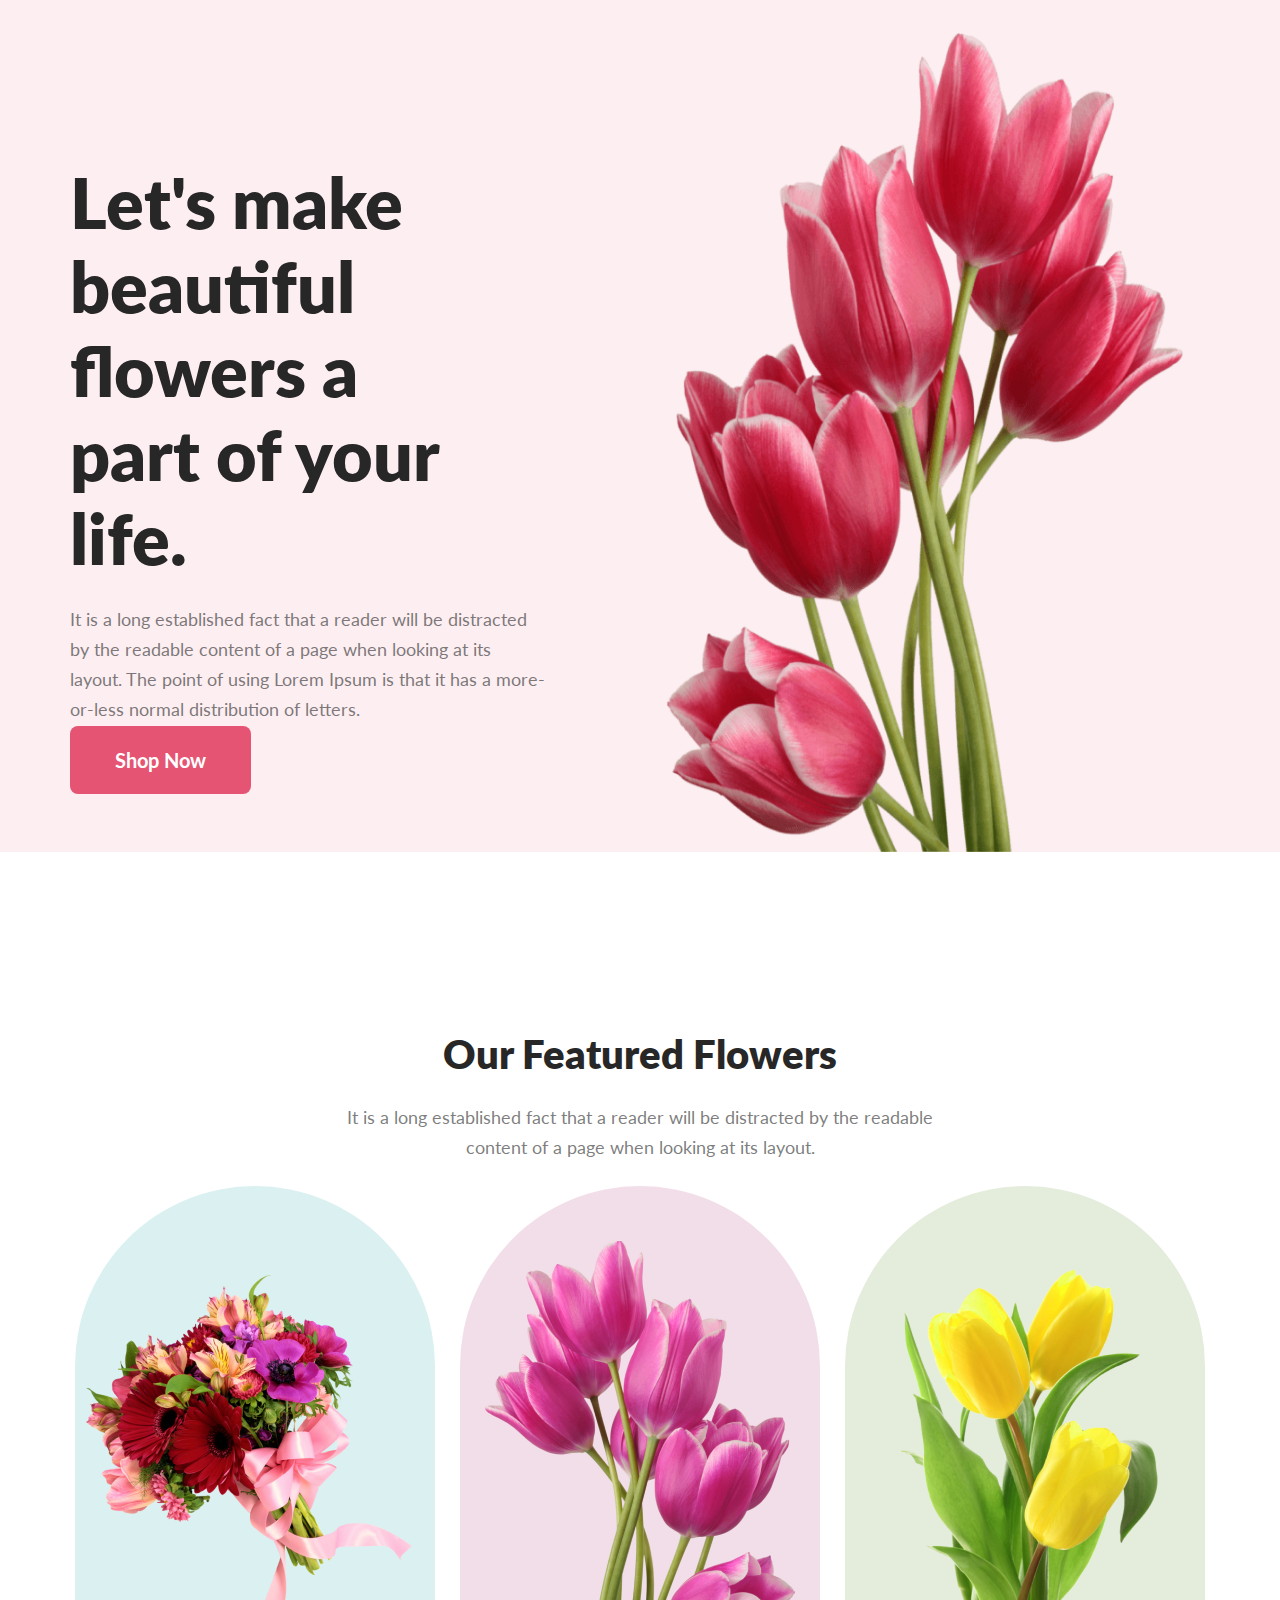
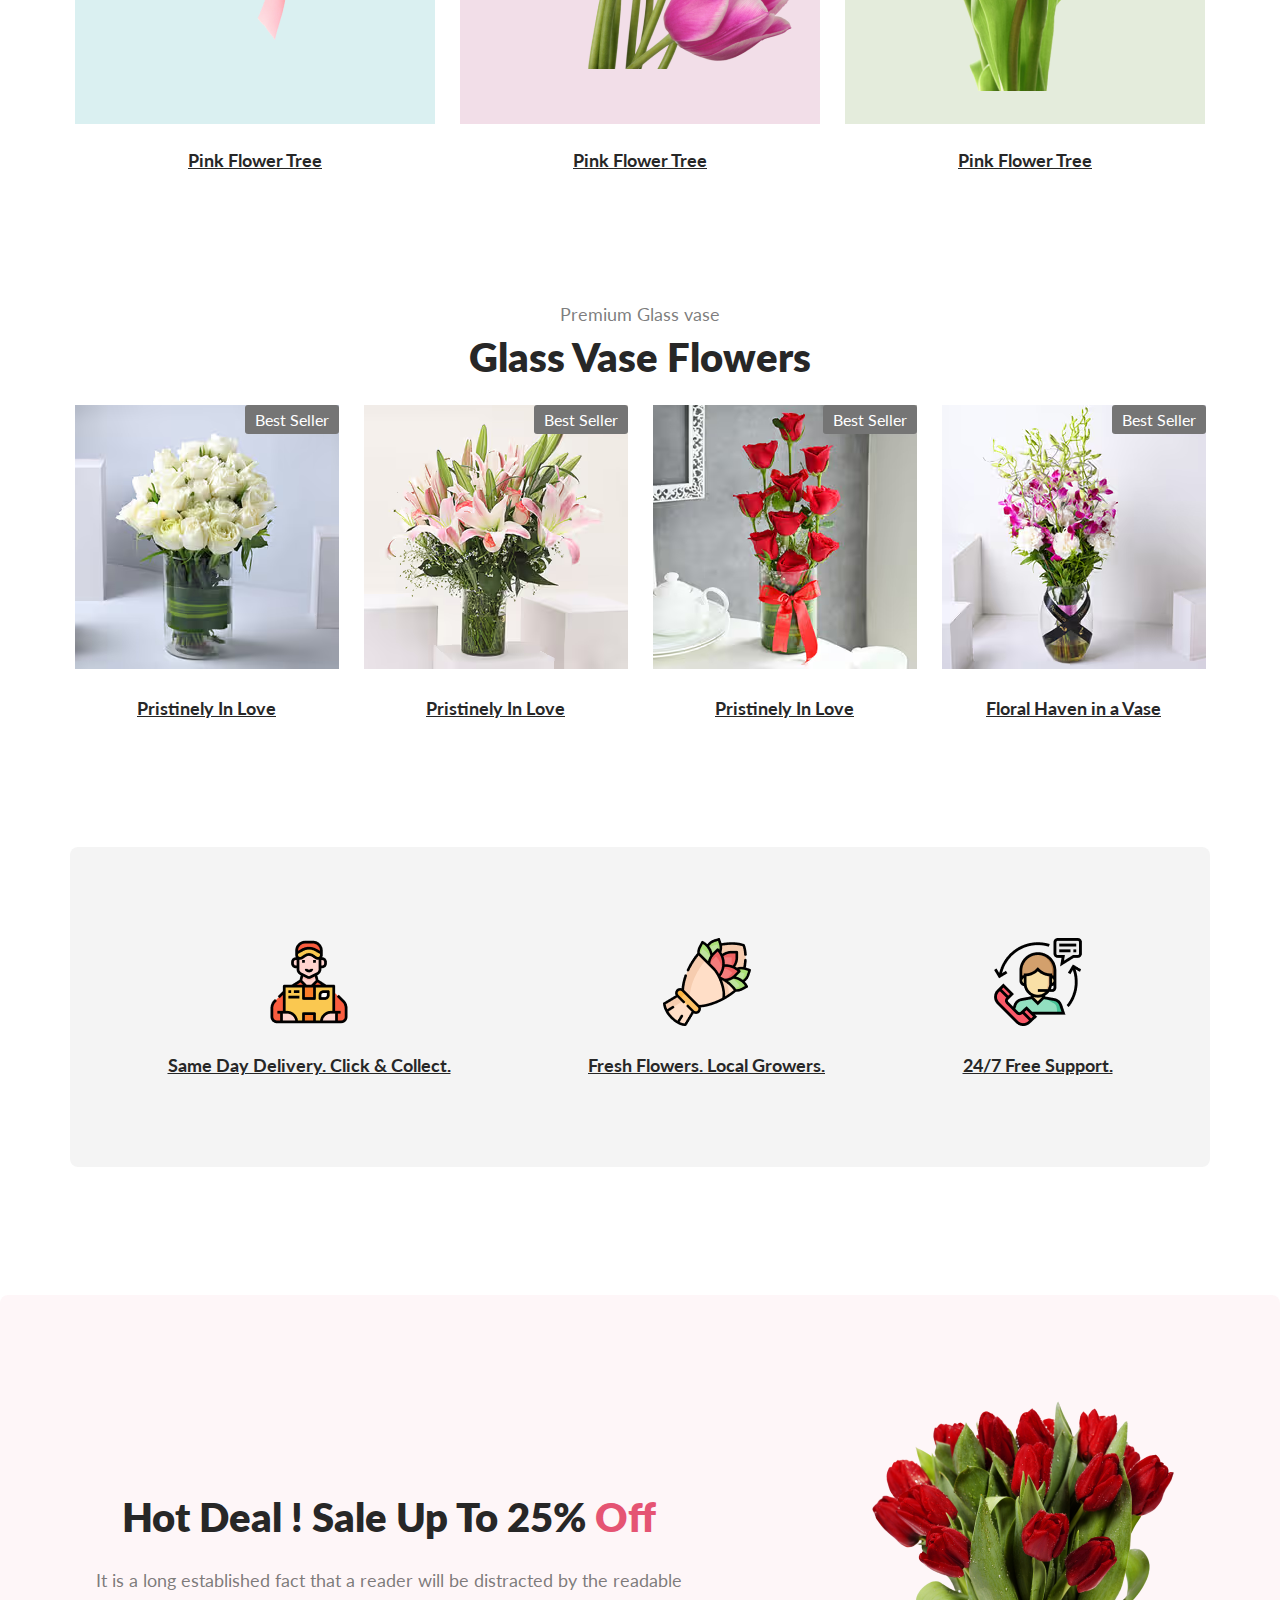
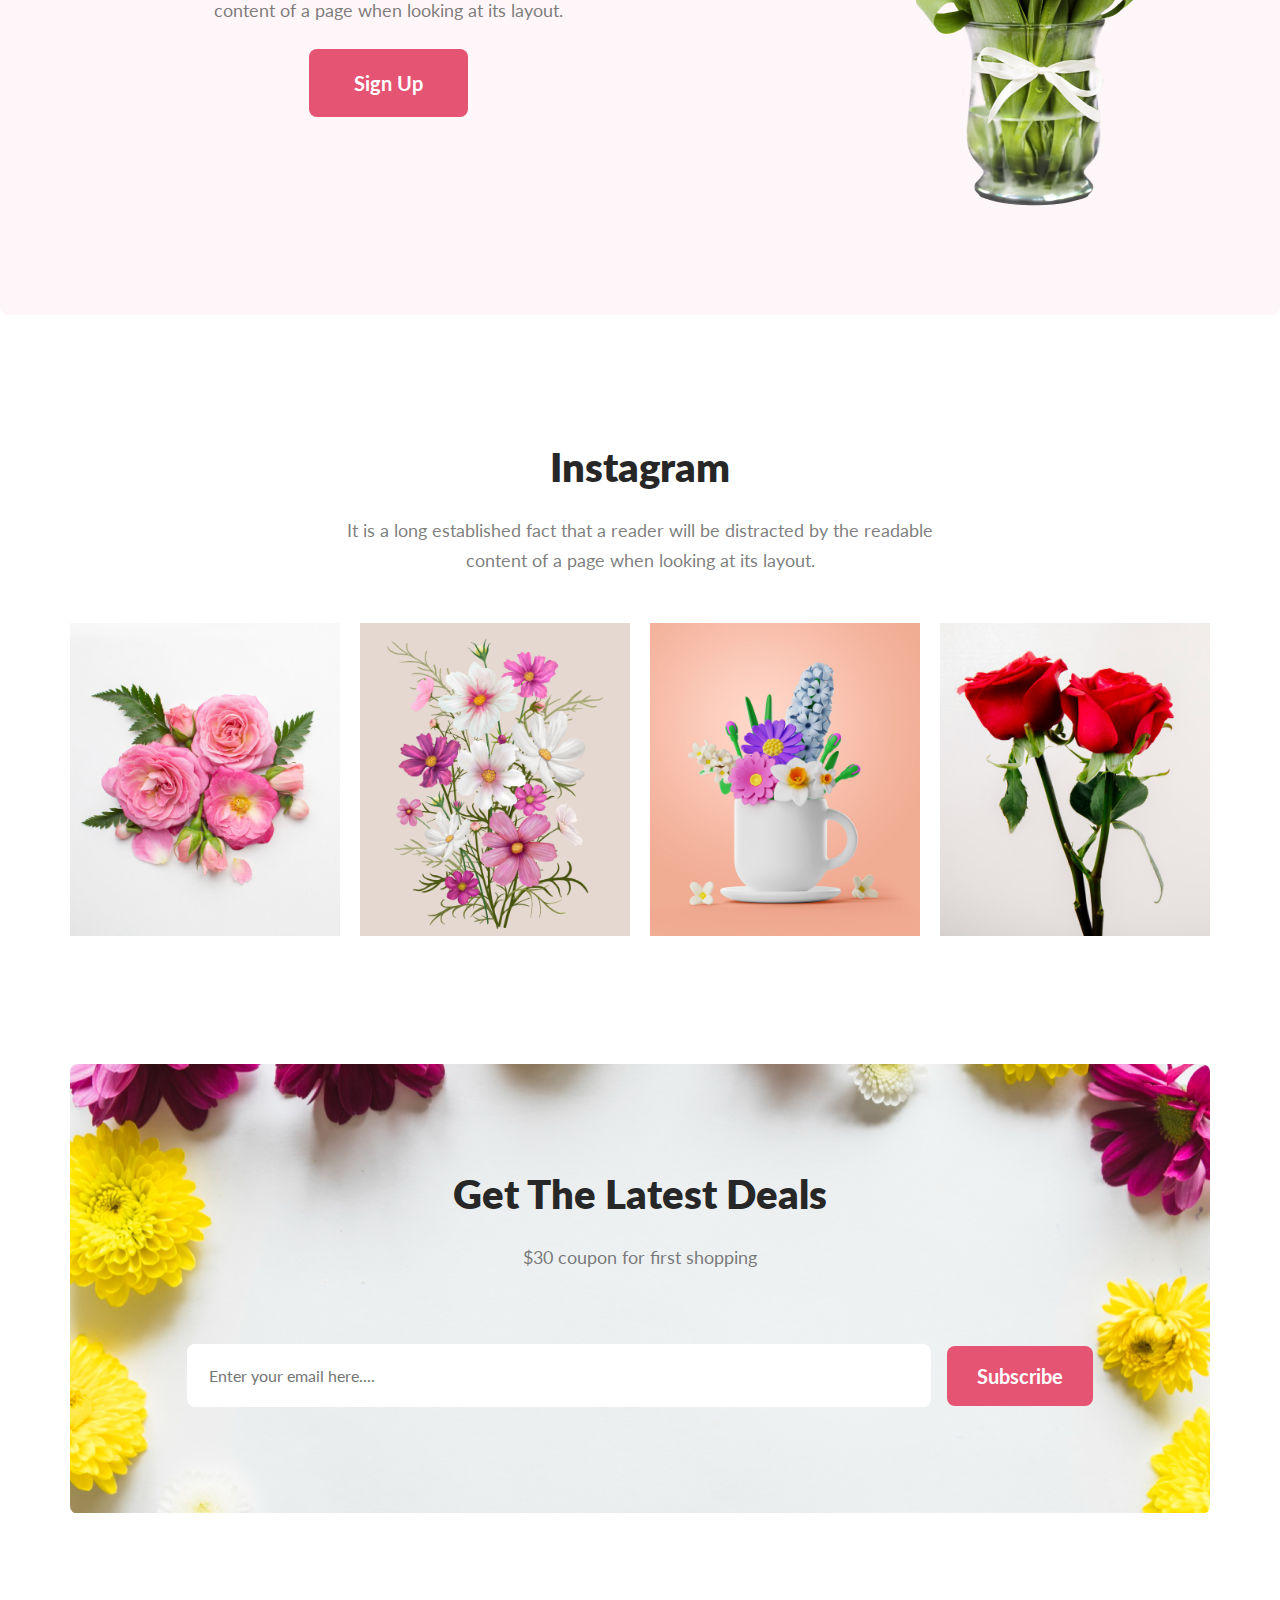
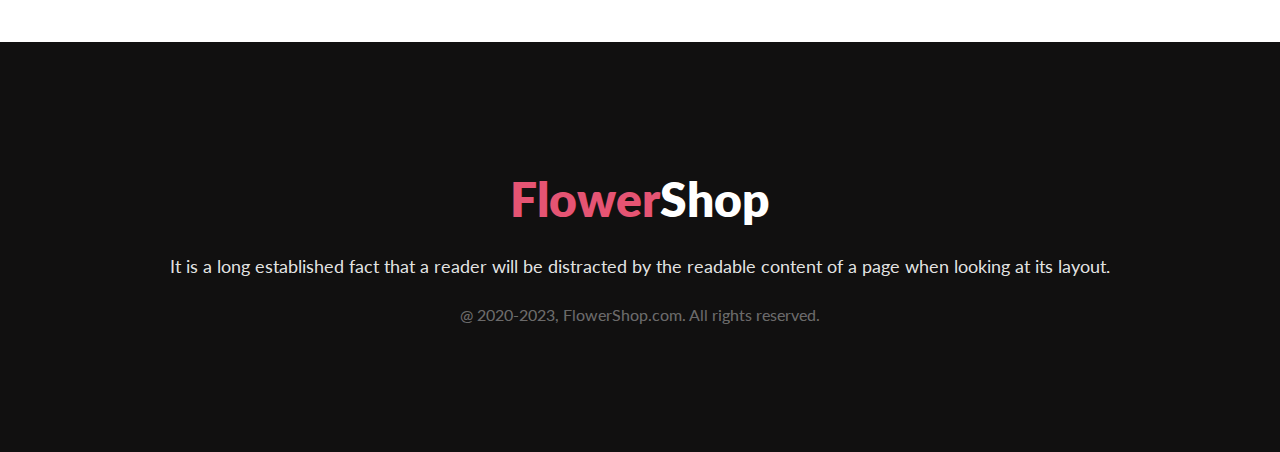
<file: index.html>
<!DOCTYPE html>
<html lang="en">
  <head>
    <meta charset="UTF-8" />
    <meta name="viewport" content="width=device-width, initial-scale=1.0" />
    <link rel="preconnect" href="https://fonts.googleapis.com" />
    <link rel="preconnect" href="https://fonts.gstatic.com" crossorigin />
    <link
      href="https://fonts.googleapis.com/css2?family=Lato:wght@400;700&display=swap"
      rel="stylesheet"
    />
    <link rel="stylesheet" href="style.css" />
    <title>Online Flower Shop</title>
  </head>
  <body>
    <header>
      <div class="banner">
        <div class="banner-content">
          <h1 class="banner-tile">
            Let's make <br />
            beautiful flowers a <br />
            part of your life.
          </h1>
          <p class="content-description">
            It is a long established fact that a reader will be distracted by
            the readable content of a page when looking at its layout. The point
            of using Lorem Ipsum is that it has a more-or-less normal
            distribution of letters.
          </p>
          <a href="./shop-page/shop.html" class="btn-primary">Shop Now</a>
        </div>
        <img src="./Flower Asset/pngwing 10.png" alt="" />
      </div>
    </header>
    <main>
      <section class="featured-flowers">
        <h2 class="section-heading">Our Featured Flowers</h2>
        <p class="content-description">
          It is a long established fact that a reader will be distracted by the
          readable <br />
          content of a page when looking at its layout.
        </p>
        <div class="showCase-flowers">
          <div>
            <div class="flower1"></div>
            <p class="img-description">Pink Flower Tree</p>
          </div>
          <div>
            <div class="flower2"></div>
            <p class="img-description">Pink Flower Tree</p>
          </div>
          <div>
            <div class="flower3"></div>
            <p class="img-description">Pink Flower Tree</p>
          </div>
        </div>
      </section>
      <section class="glass-vase-flowers">
        <p class="content-description">Premium Glass vase</p>
        <h2 class="section-heading">Glass Vase Flowers</h2>
        <div class="flower-container">
          <div class="glass-vase-flower">
            <img src="./Flower Asset/glass-1.avif" alt="" />
            <p>Best Seller</p>
            <div class="flower-info">
              <a href=""><p class="img-description">Pristinely In Love</p></a>
            </div>
          </div>
          <div class="glass-vase-flower">
            <img src="./Flower Asset/glass-2.avif" alt="" />
            <p>Best Seller</p>
            <div class="flower-info">
              <a href=""><p class="img-description">Pristinely In Love</p></a>
            </div>
          </div>
          <div class="glass-vase-flower">
            <img src="./Flower Asset/glass-3.avif" alt="" />
            <p>Best Seller</p>
            <div class="flower-info">
              <a href=""><p class="img-description">Pristinely In Love</p></a>
            </div>
          </div>
          <div class="glass-vase-flower">
            <img src="./Flower Asset/glass-5.avif" alt="" />
            <p>Best Seller</p>
            <div class="flower-info">
              <a href=""
                ><p class="img-description">Floral Haven in a Vase</p></a
              >
            </div>
          </div>
        </div>
      </section>
      <section class="services">
        <div class="service">
          <img src="./Flower Asset/Group 57.png" alt="" />
          <p class="img-description">Same Day Delivery. Click & Collect.</p>
        </div>
        <div class="service">
          <img src="./Flower Asset/Group 58.png" alt="" />
          <p class="img-description">Fresh Flowers. Local Growers.</p>
        </div>
        <div class="service">
          <img src="./Flower Asset/Group 59.png" alt="" />
          <p class="img-description">24/7 Free Support.</p>
        </div>
      </section>
      <section class="sale-up">
        <div class="sale-up-content">
          <h2 class="section-heading">
            Hot Deal ! Sale Up To 25% <span>Off</span>
          </h2>
          <p class="content-description">
            It is a long established fact that a reader will be distracted by
            the readable <br />
            content of a page when looking at its layout.
          </p>
          <button class="btn-primary">Sign Up</button>
        </div>
        <img src="./Flower Asset/pngwing 8.png" alt="" />
      </section>

      <section class="instagram">
        <h2 class="section-heading">Instagram</h2>
        <p class="content-description">
          It is a long established fact that a reader will be distracted by the
          readable <br />
          content of a page when looking at its layout.
        </p>
        <div class="instagram-image-conteinar">
          <img src="./Flower Asset/Rectangle 3.png" alt="" />
          <img src="./Flower Asset/Rectangle 4.png" alt="" />
          <img src="./Flower Asset/Rectangle 5.png" alt="" />
          <img src="./Flower Asset/Rectangle 6.png" alt="" />
        </div>
      </section>

      <section class="subscribe">
        <div class="subscribe-content">
          <h2 class="section-heading">Get The Latest Deals</h2>
          <p class="content-description">$30 coupon for first shopping</p>
        </div>
        <div class="subscribe-contact">
          <input
            type="email"
            name="Email"
            placeholder="Enter your email here...."
          />
          <input
            class="btn-primary btn-subscribe"
            type="submit"
            value="Subscribe"
          />
        </div>
      </section>
    </main>
    <footer>
      <h2 class="footer-heading"><span>Flower</span>Shop</h2>
      <p class="content-description">
        It is a long established fact that a reader will be distracted by the
        readable content of a page when looking at its layout.
      </p>
      <p class="copy-rights">
        &#64; 2020-2023, FlowerShop.com. All rights reserved.
      </p>
    </footer>
  </body>
</html>
</file>
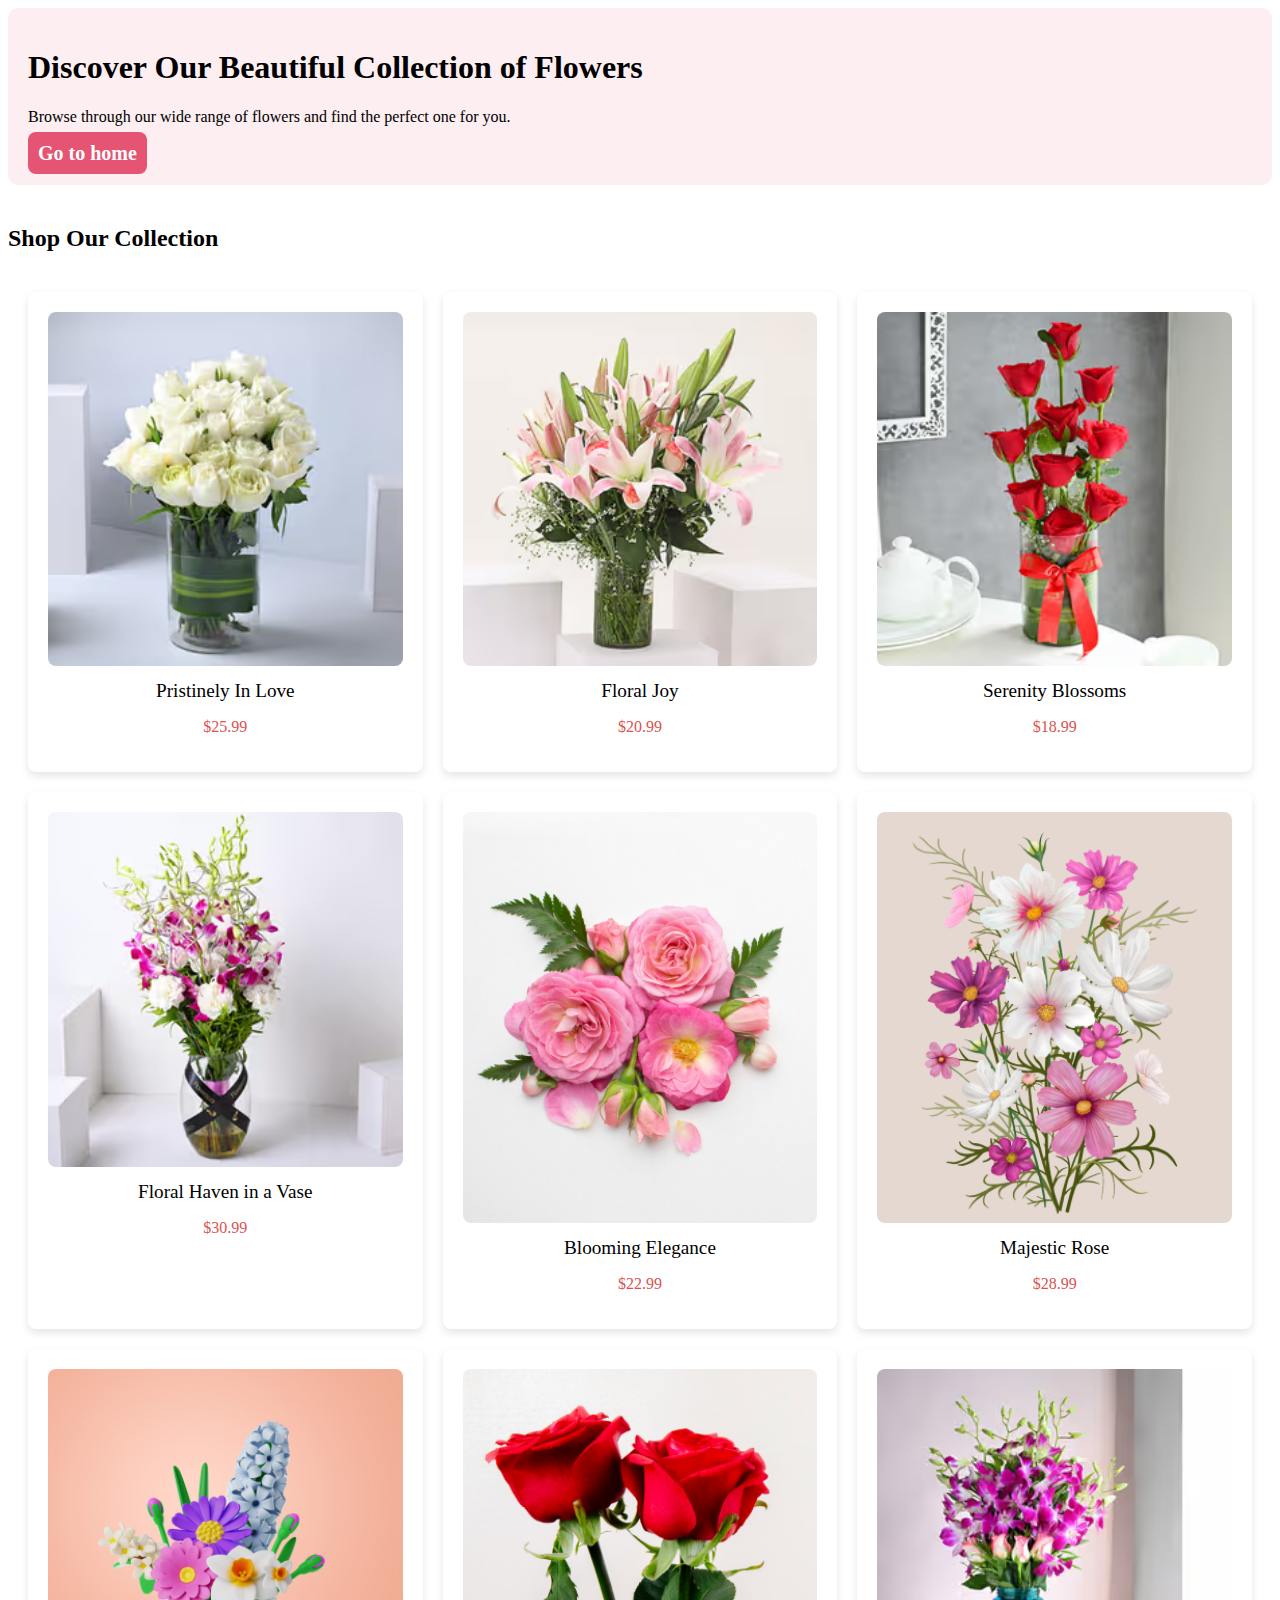
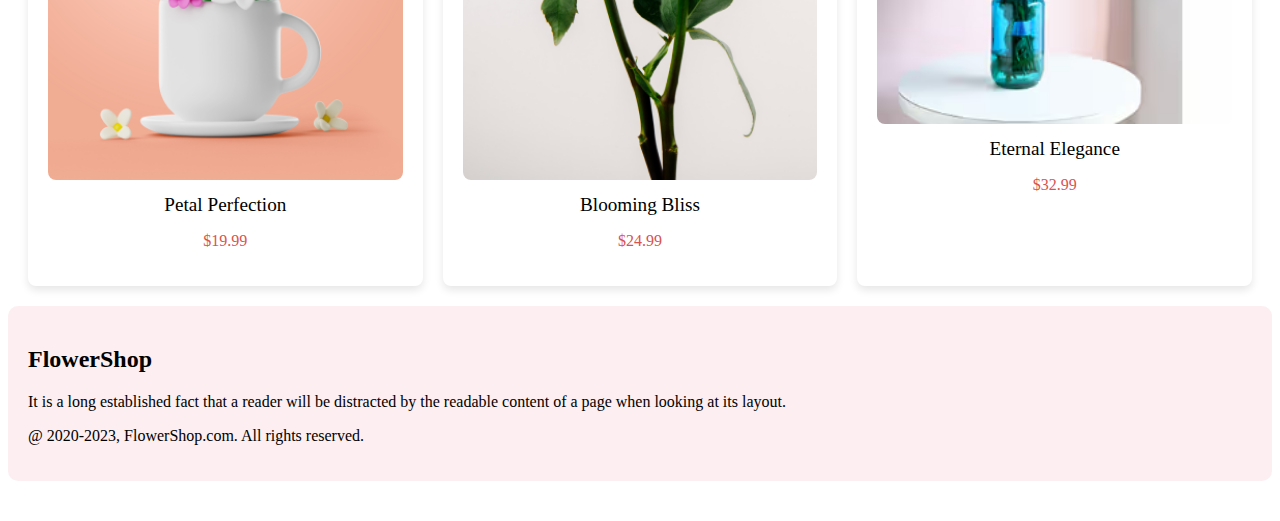
<file: shop-page/shop.html>
<!DOCTYPE html>
<html lang="en">
  <head>
    <meta charset="UTF-8" />
    <meta name="viewport" content="width=device-width, initial-scale=1.0" />
    <link rel="preconnect" href="https://fonts.googleapis.com" />
    <link rel="preconnect" href="https://fonts.gstatic.com" crossorigin />
    <link
      href="https://fonts.googleapis.com/css2?family=Lato:wght@400;700&display=swap"
      rel="stylesheet"
    />
    <link rel="stylesheet" href="./shop.css" />
    <title>Shop Page - Online Flower Shop</title>
  </head>
  <body>
    <header>
      <div class="banner">
        <div class="banner-content">
          <h1 class="banner-tile">
            Discover Our Beautiful 
            Collection of Flowers
          </h1>
          <p class="content-description">
            Browse through our wide range of flowers and find the perfect one for you.
          </p>
        </div> 
        <a href="../index.html" class="btn-primary">Go to home</a>
      </div>
    </header>

    <main>
      <section class="shop">
        <h2 class="section-heading">Shop Our Collection</h2>
        <div class="shop-container">
          <div class="product-card">
            <img src="/Flower Asset/glass-1.avif" alt="Pristinely In Love" />
            <p class="product-name">Pristinely In Love</p>
            <p class="product-price">$25.99</p>
          </div>
          <div class="product-card">
            <img src="/Flower Asset/glass-2.avif" alt="Floral Joy" />
            <p class="product-name">Floral Joy</p>
            <p class="product-price">$20.99</p>
          </div>
          <div class="product-card">
            <img src="/Flower Asset/glass-3.avif" alt="Serenity Blossoms" />
            <p class="product-name">Serenity Blossoms</p>
            <p class="product-price">$18.99</p>
          </div>
          <div class="product-card">
            <img src="/Flower Asset/glass-5.avif" alt="Floral Haven in a Vase" />
            <p class="product-name">Floral Haven in a Vase</p>
            <p class="product-price">$30.99</p>
          </div>
          <div class="product-card">
            <img src="/Flower Asset/Rectangle 3.png" alt="Blooming Elegance" />
            <p class="product-name">Blooming Elegance</p>
            <p class="product-price">$22.99</p>
          </div>
          <div class="product-card">
            <img src="/Flower Asset/Rectangle 4.png" alt="Majestic Rose" />
            <p class="product-name">Majestic Rose</p>
            <p class="product-price">$28.99</p>
          </div>
          <div class="product-card">
            <img src="/Flower Asset/Rectangle 5.png" alt="Petal Perfection" />
            <p class="product-name">Petal Perfection</p>
            <p class="product-price">$19.99</p>
          </div>
          <div class="product-card">
            <img src="/Flower Asset/Rectangle 6.png" alt="Blooming Bliss" />
            <p class="product-name">Blooming Bliss</p>
            <p class="product-price">$24.99</p>
          </div>
          <div class="product-card">
            <img src="/Flower Asset/glass-4.avif" alt="Eternal Elegance" />
            <p class="product-name">Eternal Elegance</p>
            <p class="product-price">$32.99</p>
          </div>
        </div>
      </section>
    </main>

    <footer class="footer">
      <h2 class="footer-heading"><span>Flower</span>Shop</h2>
      <p class="content-description">
        It is a long established fact that a reader will be distracted by the
        readable content of a page when looking at its layout.
      </p>
      <p class="copy-rights">
        &#64; 2020-2023, FlowerShop.com. All rights reserved.
      </p>
    </footer>
  </body>
</html>
</file>
<file: style.css>
* {
  margin: 0px;
  padding: 0px;
  font-family: "Lato", sans-serif;
}

/* common css */
.content-description {
  color: rgba(39, 39, 39, 0.6);
  font-size: 18px;
  font-weight: 400;
  line-height: 30px;
  margin-top: 24px;
  margin-bottom: 24px;
}

.btn-primary {
  color: #fff;
  background-color: #e55473;
  border-radius: 8px;
  border: none;
  padding: 22px 45px;
  font-size: 20px;
  font-weight: 700;
  cursor: pointer;
  text-align: center;
  text-decoration:none;
}
.section-heading {
  color: #272727;
  text-align: center;
  font-size: 40px;
  font-weight: 800;
}

/* banner style */
header {
  background-color: rgba(229, 84, 115, 0.1);
  margin-bottom: 178px;
}
.banner {
  display: flex;
  margin: 0 auto;
  width: 1140px;
  padding-top: 30px;
  gap: 95px;
}
.banner-tile {
  color: #272727;
  font-size: 70px;
  font-weight: 800;
  line-height: normal;
}
.banner-content {
  max-width: 750px;
  padding-top: 130px;
  padding-bottom: 80px;
}

.banner > img {
  width: 50%;
  /* height: 70%; */
}
/* Feature flower section */
.featured-flowers {
  margin: 0 auto 128px auto;
  width: 1140px;
  text-align: center;
}
.showCase-flowers {
  display: flex;
  gap: 25px;
  justify-content: center;
}
.flower1 {
  width: 360px;
  height: 538px;
  border-radius: 300px 300px 0px 0px;
  background: url("./Flower Asset/pngwing 5.png"), rgba(5, 151, 160, 0.15);
  background-repeat: no-repeat;
  background-position: center;
}
.flower2 {
  width: 360px;
  height: 538px;
  border-radius: 300px 300px 0px 0px;
  background: url("./Flower Asset/pngwing 6.png"), rgba(167, 33, 98, 0.15);
  background-repeat: no-repeat;
  background-position: center;
}
.flower3 {
  width: 360px;
  height: 538px;
  border-radius: 300px 300px 0px 0px;
  background: url("./Flower Asset/pngwing 7.png"), rgba(71, 125, 17, 0.15);
  background-repeat: no-repeat;
  background-position: center;
}
.img-description {
  margin-top: 25px;
  color: #272727;
  text-align: center;
  font-size: 18px;
  font-weight: 700;
  text-decoration-line: underline;
}

/* Premium Glass*/

.glass-vase-flowers {
  text-align: center;
  margin: 0px auto 128px auto;
}
.glass-vase-flowers > h2 {
  margin-top: -20px;
  margin-bottom: 24px;
}
.flower-container {
  display: flex;
  gap: 25px;
  justify-content: center;
}
.glass-vase-flower {
  position: relative;
}

.glass-vase-flower > p {
  position: absolute;
  top: 0;
  right: 0;
  padding: 5px 10px;
  color: #fff;
  background: #757575;
  text-align: center;
  border: none;
  border-radius: 3px;
}
/* service section styles */
.services {
  display: flex;
  justify-content: space-evenly;
  align-items: center;
  gap: 40px;
  width: 1140px;
  height: 320px;
  /* padding: 85px 175px; */
  border-radius: 8px;
  background: rgba(39, 39, 39, 0.05);
  border: none;
  text-align: center;
  margin: 0 auto 128px auto;
}

/* sale up section */
.sale-up {
  display: flex;
  gap: 185px;
  justify-content: center;
  align-items: center;
  margin-bottom: 128px;
  border-radius: 8px;
  background-color: rgba(229, 84, 115, 0.05);
  text-align: center;
  padding: 100px 0;
}

.sale-up span {
  color: #e55473;
}

/* Instagram section*/
.instagram {
  /* display: flex; */
  text-align: center;
  margin: 0px auto 128px auto;
}

.instagram-image-conteinar {
  display: flex;
  justify-content: center;
  align-items: center;
  gap: 20px;
  margin-top: 48px;
}

.instagram img {
  width: 270px;
}
/* subscribe section */
.subscribe {
  text-align: center;
  display: flex;
  flex-direction: column;
  justify-content: center;
  align-items: center;
  background-image: url("./Flower Asset/Rectangle 9.png");
  background-repeat: no-repeat;
  height: 450px;
  background-position: center;
  margin: 0px auto 128px auto;
  max-width: 1140px;
  border-radius: 8px;
  border: none;
}
.subscribe-contact {
  margin-top: 48px;
  display: flex;
  align-items: center;
  gap: 16px;
}
.subscribe input[type="email"] {
  width: 700px;
  /* height: 64px; */
  padding: 22px;
  border-radius: 8px;
  background: #fff;
  border: none;

  color: rgba(39, 39, 39, 0.6);
  font-size: 16px;
  font-weight: 400;
}
.btn-subscribe {
  height: 60px;
  text-align: center;
  padding: 15px 30px;
}

/* footer */

footer {
  background-color: #111010;
  text-align: center;
  padding: 128px;
}

.footer-heading {
  color: #fff;
  font-size: 48px;
  font-weight: 800;
}
.footer-heading span {
  color: #e55473;
}
footer > .content-description {
  color: rgba(255, 255, 255, 0.9);
}
footer > .copy-rights {
  color: rgba(255, 255, 255, 0.4);
  text-align: center;
  font-size: 16px;
  font-weight: 400;
}
</file>
<file: shop-page/shop.css>
.banner {
    background-color: rgba(229, 84, 115, 0.1);
    padding: 20px;
    border-radius: 10px;
    margin-bottom: 40px;
}
.shop-container {
    display: grid;
    grid-template-columns: repeat(3, 1fr);
    gap: 20px;
    padding: 20px;
  }
  
  .product-card {
    background-color: #fff;
    border-radius: 8px;
    box-shadow: 0 4px 8px rgba(0, 0, 0, 0.1);
    text-align: center;
    padding: 20px;
  }
  
  .product-card img {
    width: 100%;
    height: auto;
    border-radius: 8px;
  }
  
  .product-name {
    font-size: 1.2rem;
    margin: 10px 0;
  }
  
  .product-price {
    font-size: 1rem;
    color: #d9534f;
  }

  .footer {
    background-color: rgba(229, 84, 115, 0.1);
    padding: 20px;
    border-radius: 10px;
    margin-bottom: 40px;
}
  

.btn-primary {
    color: #fff;
    background-color: #e55473;
    border-radius: 8px;
    border: none;
    padding: 10px;
    font-size: 20px;
    font-weight: 700;
    cursor: pointer;
    text-align: center;
    text-decoration:none;
  }
</file>
